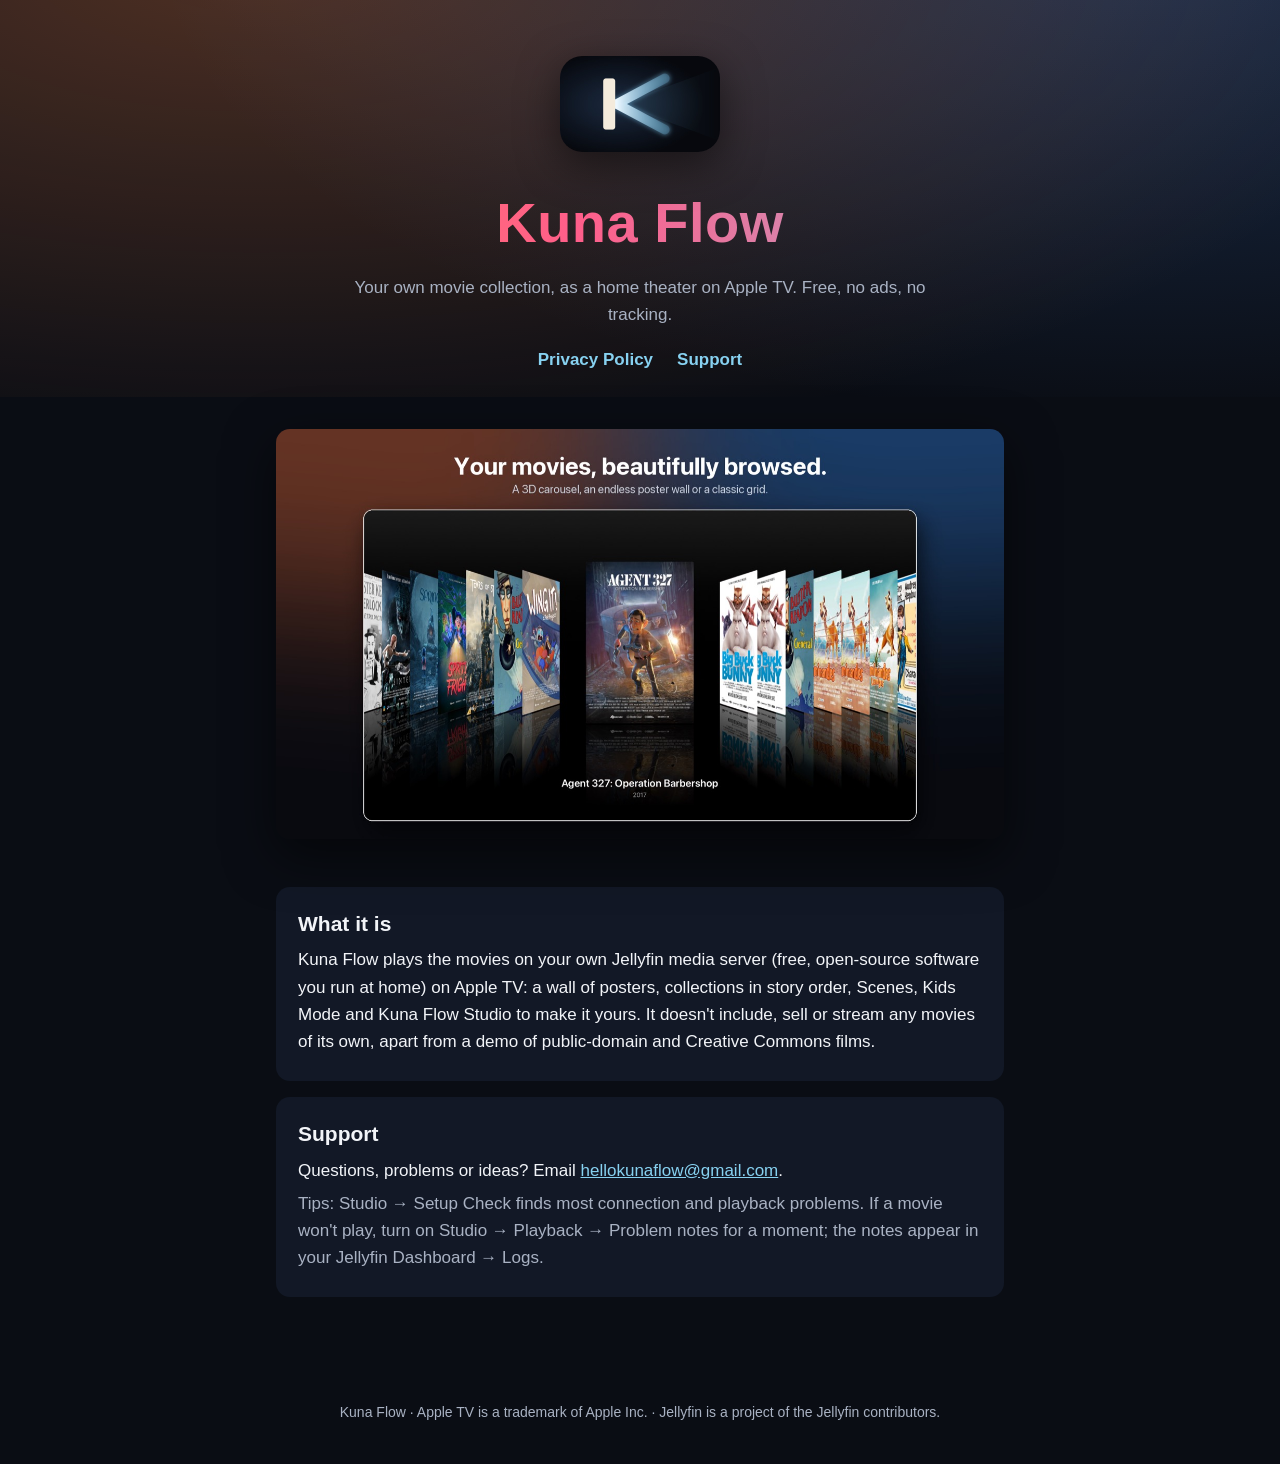
<file: index.html>
<!doctype html>
<html lang="en">
<head>
<meta charset="utf-8"><meta name="viewport" content="width=device-width, initial-scale=1">
<title>Kuna Flow</title>
<meta name="description" content="Kuna Flow turns the movies on your own Jellyfin server into a home theater on Apple TV. Free, no ads, no tracking.">
<link rel="stylesheet" href="style.css">
</head>
<body>
<header>
  <img class="icon" src="icon.jpg" alt="Kuna Flow app icon">
  <h1>Kuna Flow</h1>
  <p class="tag">Your own movie collection, as a home theater on Apple TV. Free, no ads, no tracking.</p>
  <nav><a href="privacy.html">Privacy Policy</a><a href="#support">Support</a></nav>
</header>
<main>
  <img class="hero" src="hero.jpg" alt="Kuna Flow's 3D poster carousel on Apple TV">
  <section>
    <h2>What it is</h2>
    <p>Kuna Flow plays the movies on your own Jellyfin media server (free, open-source software you run at home) on Apple TV: a wall of posters, collections in story order, Scenes, Kids Mode and Kuna Flow Studio to make it yours. It doesn't include, sell or stream any movies of its own, apart from a demo of public-domain and Creative Commons films.</p>
  </section>
  <section id="support">
    <h2>Support</h2>
    <p>Questions, problems or ideas? Email <a href="mailto:hellokunaflow@gmail.com">hellokunaflow@gmail.com</a>.</p>
    <p class="muted">Tips: Studio → Setup Check finds most connection and playback problems. If a movie won't play, turn on Studio → Playback → Problem notes for a moment; the notes appear in your Jellyfin Dashboard → Logs.</p>
  </section>
</main>
<footer>Kuna Flow · Apple TV is a trademark of Apple Inc. · Jellyfin is a project of the Jellyfin contributors.</footer>
</body>
</html>
</file>
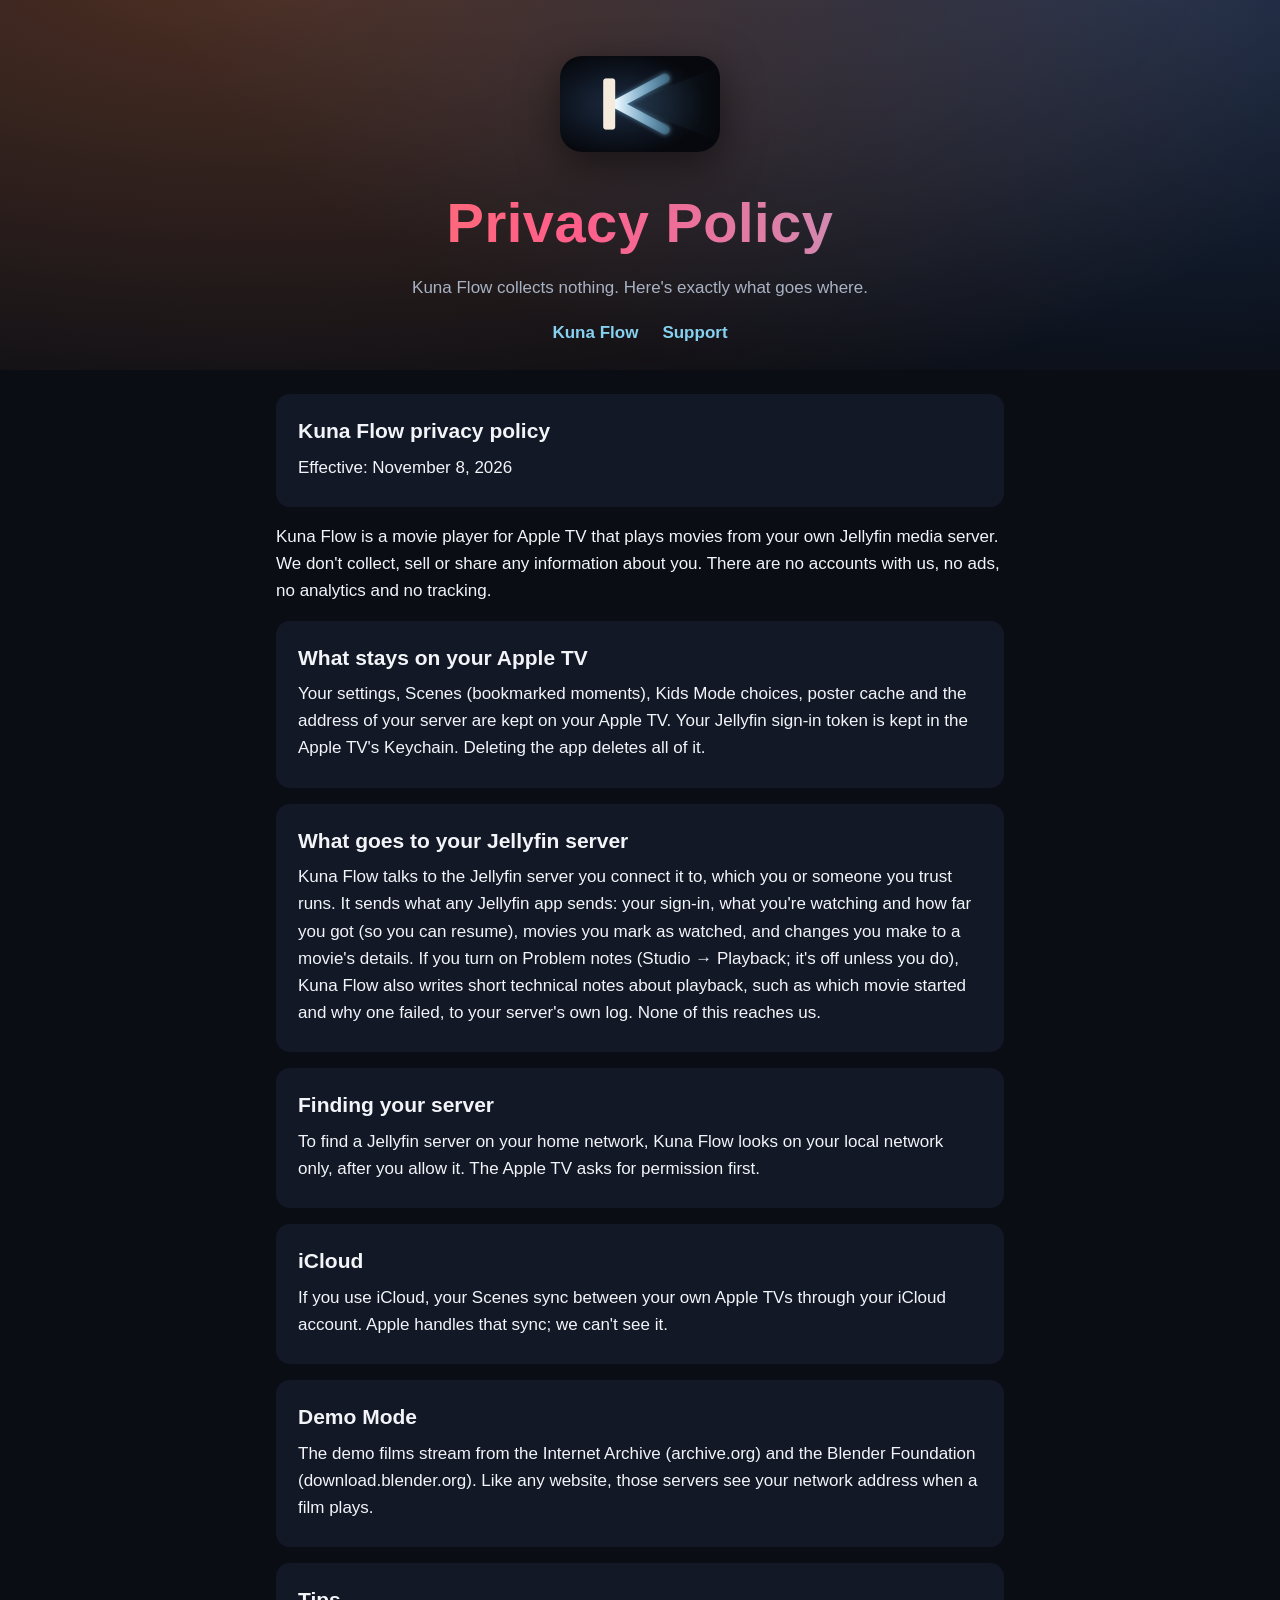
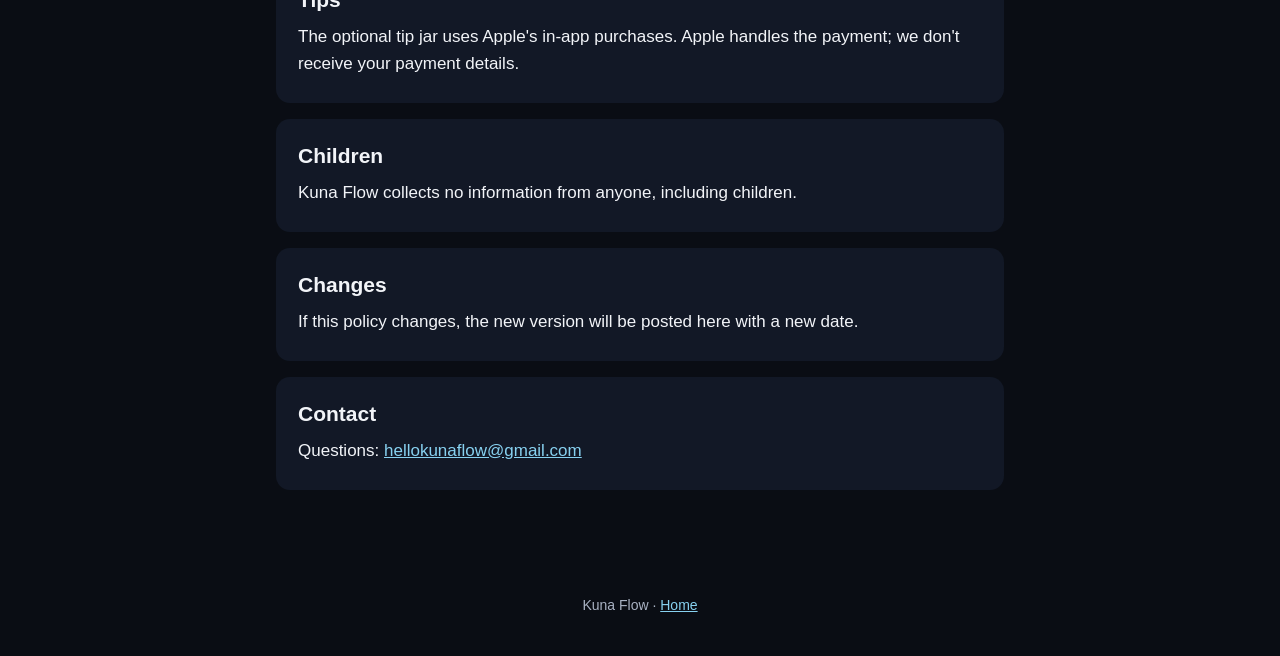
<file: privacy.html>
<!doctype html>
<html lang="en">
<head>
<meta charset="utf-8"><meta name="viewport" content="width=device-width, initial-scale=1">
<title>Kuna Flow Privacy Policy</title>
<link rel="stylesheet" href="style.css">
</head>
<body>
<header>
  <img class="icon" src="icon.jpg" alt="Kuna Flow app icon">
  <h1>Privacy Policy</h1>
  <p class="tag">Kuna Flow collects nothing. Here's exactly what goes where.</p>
  <nav><a href="index.html">Kuna Flow</a><a href="index.html#support">Support</a></nav>
</header>
<main>
  <section><h2>Kuna Flow privacy policy</h2><p>Effective: November 8, 2026</p></section>
  <p>Kuna Flow is a movie player for Apple TV that plays movies from your own Jellyfin media server. We don&#x27;t collect, sell or share any information about you. There are no accounts with us, no ads, no analytics and no tracking.</p>
  <section><h2>What stays on your Apple TV</h2><p>Your settings, Scenes (bookmarked moments), Kids Mode choices, poster cache and the address of your server are kept on your Apple TV. Your Jellyfin sign-in token is kept in the Apple TV&#x27;s Keychain. Deleting the app deletes all of it.</p></section>
  <section><h2>What goes to your Jellyfin server</h2><p>Kuna Flow talks to the Jellyfin server you connect it to, which you or someone you trust runs. It sends what any Jellyfin app sends: your sign-in, what you&#x27;re watching and how far you got (so you can resume), movies you mark as watched, and changes you make to a movie&#x27;s details. If you turn on Problem notes (Studio → Playback; it&#x27;s off unless you do), Kuna Flow also writes short technical notes about playback, such as which movie started and why one failed, to your server&#x27;s own log. None of this reaches us.</p></section>
  <section><h2>Finding your server</h2><p>To find a Jellyfin server on your home network, Kuna Flow looks on your local network only, after you allow it. The Apple TV asks for permission first.</p></section>
  <section><h2>iCloud</h2><p>If you use iCloud, your Scenes sync between your own Apple TVs through your iCloud account. Apple handles that sync; we can&#x27;t see it.</p></section>
  <section><h2>Demo Mode</h2><p>The demo films stream from the Internet Archive (archive.org) and the Blender Foundation (download.blender.org). Like any website, those servers see your network address when a film plays.</p></section>
  <section><h2>Tips</h2><p>The optional tip jar uses Apple&#x27;s in-app purchases. Apple handles the payment; we don&#x27;t receive your payment details.</p></section>
  <section><h2>Children</h2><p>Kuna Flow collects no information from anyone, including children.</p></section>
  <section><h2>Changes</h2><p>If this policy changes, the new version will be posted here with a new date.</p></section>
  <section><h2>Contact</h2><p>Questions: <a href="mailto:hellokunaflow@gmail.com">hellokunaflow@gmail.com</a></p></section>
</main>
<footer>Kuna Flow · <a href="index.html">Home</a></footer>
</body>
</html>
</file>
<file: style.css>
:root { --ink:#0a0d14; --panel:#121826; --text:#f2f4f8; --muted:#a9b2c3; --accent:#87d1f0; --warm:#ff8a4c; }
* { box-sizing: border-box; }
body { margin:0; background:var(--ink); color:var(--text); font:17px/1.6 -apple-system, BlinkMacSystemFont, "SF Pro Text", "Helvetica Neue", Arial, sans-serif; }
a { color: var(--accent); }
header { padding: 56px 16px 24px; text-align:center; background: radial-gradient(1200px 500px at 20% -10%, rgba(255,138,76,.28), transparent), radial-gradient(1000px 500px at 90% -20%, rgba(70,130,220,.30), transparent); }
header img.icon { width:160px; border-radius:22px; box-shadow:0 12px 40px rgba(0,0,0,.5); }
h1 { font-size: clamp(34px, 6vw, 56px); margin: 18px 0 6px; letter-spacing:.5px; background: linear-gradient(90deg, var(--warm), #ff5e8a 45%, var(--accent)); -webkit-background-clip:text; background-clip:text; color:transparent; }
.tag { color: var(--muted); margin:0 auto; max-width: 640px; }
main { max-width: 760px; margin: 0 auto; padding: 8px 16px 64px; }
.hero { width:100%; border-radius:14px; margin: 24px 0; box-shadow:0 16px 50px rgba(0,0,0,.55); }
section { background: var(--panel); border-radius: 14px; padding: 20px 22px; margin: 16px 0; }
h2 { font-size: 21px; margin: 0 0 6px; }
p { margin: 6px 0; color: var(--text); }
.muted { color: var(--muted); }
nav { text-align:center; margin-top: 18px; }
nav a { margin: 0 12px; text-decoration:none; font-weight:600; }
footer { text-align:center; color: var(--muted); font-size: 14px; padding: 24px 16px 40px; }
</file>
